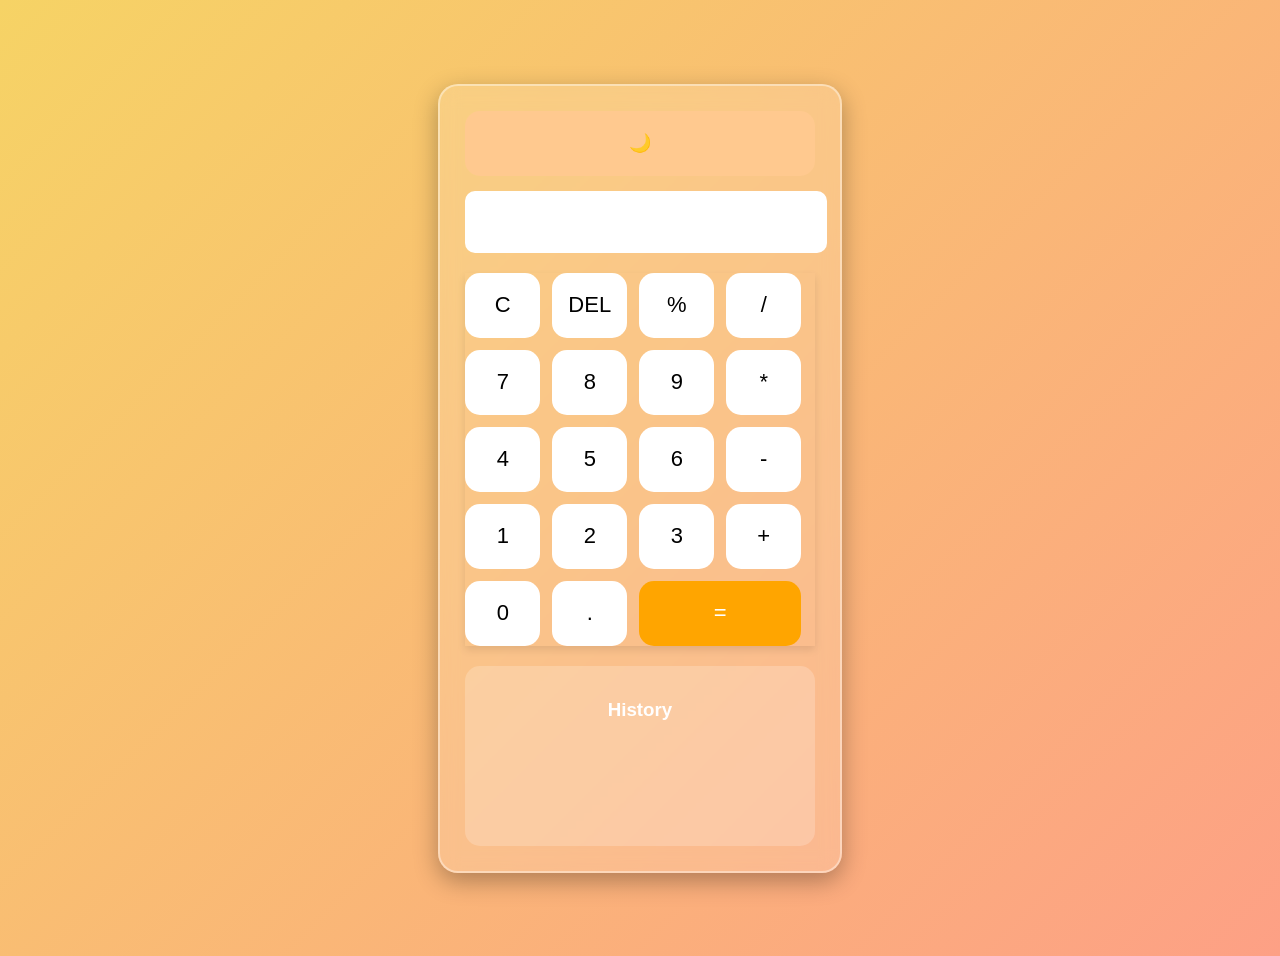
<file: index.html>
<!DOCTYPE html>
<html>
<head>
    <title>Calculator</title>

    <link rel="stylesheet" href="style.css">
</head>

<body>

    <div class="calculator">

          <button class="theme-btn" onclick="toggleTheme()">
    🌙
      </button>

        <input type="text" id="display" readonly>

        <div class="buttons">

            <button onclick="clearDisplay()">C</button>
            <button onclick="deleteLast()">DEL</button>
            <button onclick="appendValue('%')">%</button>
            <button onclick="appendValue('/')">/</button>

            <button onclick="appendValue('7')">7</button>
            <button onclick="appendValue('8')">8</button>
            <button onclick="appendValue('9')">9</button>
            <button onclick="appendValue('*')">*</button>

            <button onclick="appendValue('4')">4</button>
            <button onclick="appendValue('5')">5</button>
            <button onclick="appendValue('6')">6</button>
            <button onclick="appendValue('-')">-</button>

            <button onclick="appendValue('1')">1</button>
            <button onclick="appendValue('2')">2</button>
            <button onclick="appendValue('3')">3</button>
            <button onclick="appendValue('+')">+</button>

            <button onclick="appendValue('0')">0</button>
            <button onclick="appendValue('.')">.</button>

            <button class="equal" onclick="calculate()">=</button>

        </div>
        <div class="history">
    <h3>History</h3>

    <ul id="historyList"></ul>
</div>

    </div>

    <script src="script.js"></script>

</body>
</html>
</file>
<file: style.css>
body
{
    display: flex;
    justify-content: center;
    align-items: center;

    flex-direction: column;

    min-height: 100vh;

    padding: 20px;

background: linear-gradient(135deg, #f6d365, #fda085);

    font-family: Arial;

    animation: backgroundMove 5s infinite alternate;
}

@keyframes backgroundMove
{
    from
    {
        background-position: left;
    }

    to
    {
        background-position: right;
    }
}

.calculator
{
    background: rgba(255,255,255,0.15);

    backdrop-filter: blur(10px);

    padding: 25px;

    border-radius: 20px;
    border: 2px solid rgba(255,255,255,0.4);

    box-shadow: 0px 8px 25px rgba(0,0,0,0.3);

    animation: popup 1s ease;
}

@keyframes popup
{
    from
    {
        transform: scale(0.5);
        opacity: 0;
    }

    to
    {
        transform: scale(1);
        opacity: 1;
    }
}

#display
{
    width: 100%;
    height: 60px;

    margin-bottom: 20px;

    font-size: 24px;

    border: none;

    border-radius: 10px;

    text-align: right;

    padding-right: 10px;

    background-color: white;
}

.buttons
{
    display: grid;

    grid-template-columns: repeat(4, 75px);

    box-shadow: 0px 4px 8px rgba(0,0,0,0.1);

    gap: 12px;

}
      .dark
{
    background: linear-gradient(135deg, #232526, #414345);
}

.dark .calculator
{
    background: rgba(0,0,0,0.3);
}

.dark button
{
    background-color: #444;
    color: white;
}

.dark #display
{
    background-color: #222;
    color: white;
}





button
{
    height: 65px;

    font-size: 22px;

    border: none;

    border-radius: 15px;

    cursor: pointer;

    transition: 0.3s;

    background-color: white;
}

button:hover
{
    transform: scale(1.1);

    background-color: #ffcc70;
}

button:active
{
    transform: scale(0.95);
}

.equal
{
    grid-column: span 2;

    background-color: orange;

    color: white;
}

.theme-btn
{
    width: 100%;
    margin-bottom: 15px;

    background-color: #ffc98f;

    color: white;

    font-size: 18px;
}

.history
{
    margin-top: 20px;

    background: rgba(255,255,255,0.2);

    padding: 15px;

    border-radius: 15px;

height: 150px;
    overflow-y: auto;
}

.history h3
{
    margin-bottom: 10px;

    color: white;

    text-align: center;
}

.history ul
{
    list-style: none;

    padding: 0;
}

.history li
{
    margin-bottom: 8px;

    background-color: rgba(255,255,255,0.3);

    padding: 8px;

    border-radius: 8px;

    color: white;
}
</file>
<file: Desktop/CodeAlpha_Calculator/style.css>
body
{
    display: flex;
    justify-content: center;
    align-items: center;

    flex-direction: column;

    min-height: 100vh;

    padding: 20px;

background: linear-gradient(135deg, #f6d365, #fda085);

    font-family: Arial;

    animation: backgroundMove 5s infinite alternate;
}

@keyframes backgroundMove
{
    from
    {
        background-position: left;
    }

    to
    {
        background-position: right;
    }
}

.calculator
{
    background: rgba(255,255,255,0.15);

    backdrop-filter: blur(10px);

    padding: 25px;

    border-radius: 20px;
    border: 2px solid rgba(255,255,255,0.4);

    box-shadow: 0px 8px 25px rgba(0,0,0,0.3);

    animation: popup 1s ease;
}

@keyframes popup
{
    from
    {
        transform: scale(0.5);
        opacity: 0;
    }

    to
    {
        transform: scale(1);
        opacity: 1;
    }
}

#display
{
    width: 100%;
    height: 60px;

    margin-bottom: 20px;

    font-size: 24px;

    border: none;

    border-radius: 10px;

    text-align: right;

    padding-right: 10px;

    background-color: white;
}

.buttons
{
    display: grid;

    grid-template-columns: repeat(4, 75px);

    box-shadow: 0px 4px 8px rgba(0,0,0,0.1);

    gap: 12px;

}
      .dark
{
    background: linear-gradient(135deg, #232526, #414345);
}

.dark .calculator
{
    background: rgba(0,0,0,0.3);
}

.dark button
{
    background-color: #444;
    color: white;
}

.dark #display
{
    background-color: #222;
    color: white;
}





button
{
    height: 65px;

    font-size: 22px;

    border: none;

    border-radius: 15px;

    cursor: pointer;

    transition: 0.3s;

    background-color: white;
}

button:hover
{
    transform: scale(1.1);

    background-color: #ffcc70;
}

button:active
{
    transform: scale(0.95);
}

.equal
{
    grid-column: span 2;

    background-color: orange;

    color: white;
}

.theme-btn
{
    width: 100%;
    margin-bottom: 15px;

    background-color: #ffc98f;

    color: white;

    font-size: 18px;
}

.history
{
    margin-top: 20px;

    background: rgba(255,255,255,0.2);

    padding: 15px;

    border-radius: 15px;

height: 150px;
    overflow-y: auto;
}

.history h3
{
    margin-bottom: 10px;

    color: white;

    text-align: center;
}

.history ul
{
    list-style: none;

    padding: 0;
}

.history li
{
    margin-bottom: 8px;

    background-color: rgba(255,255,255,0.3);

    padding: 8px;

    border-radius: 8px;

    color: white;
}
</file>
